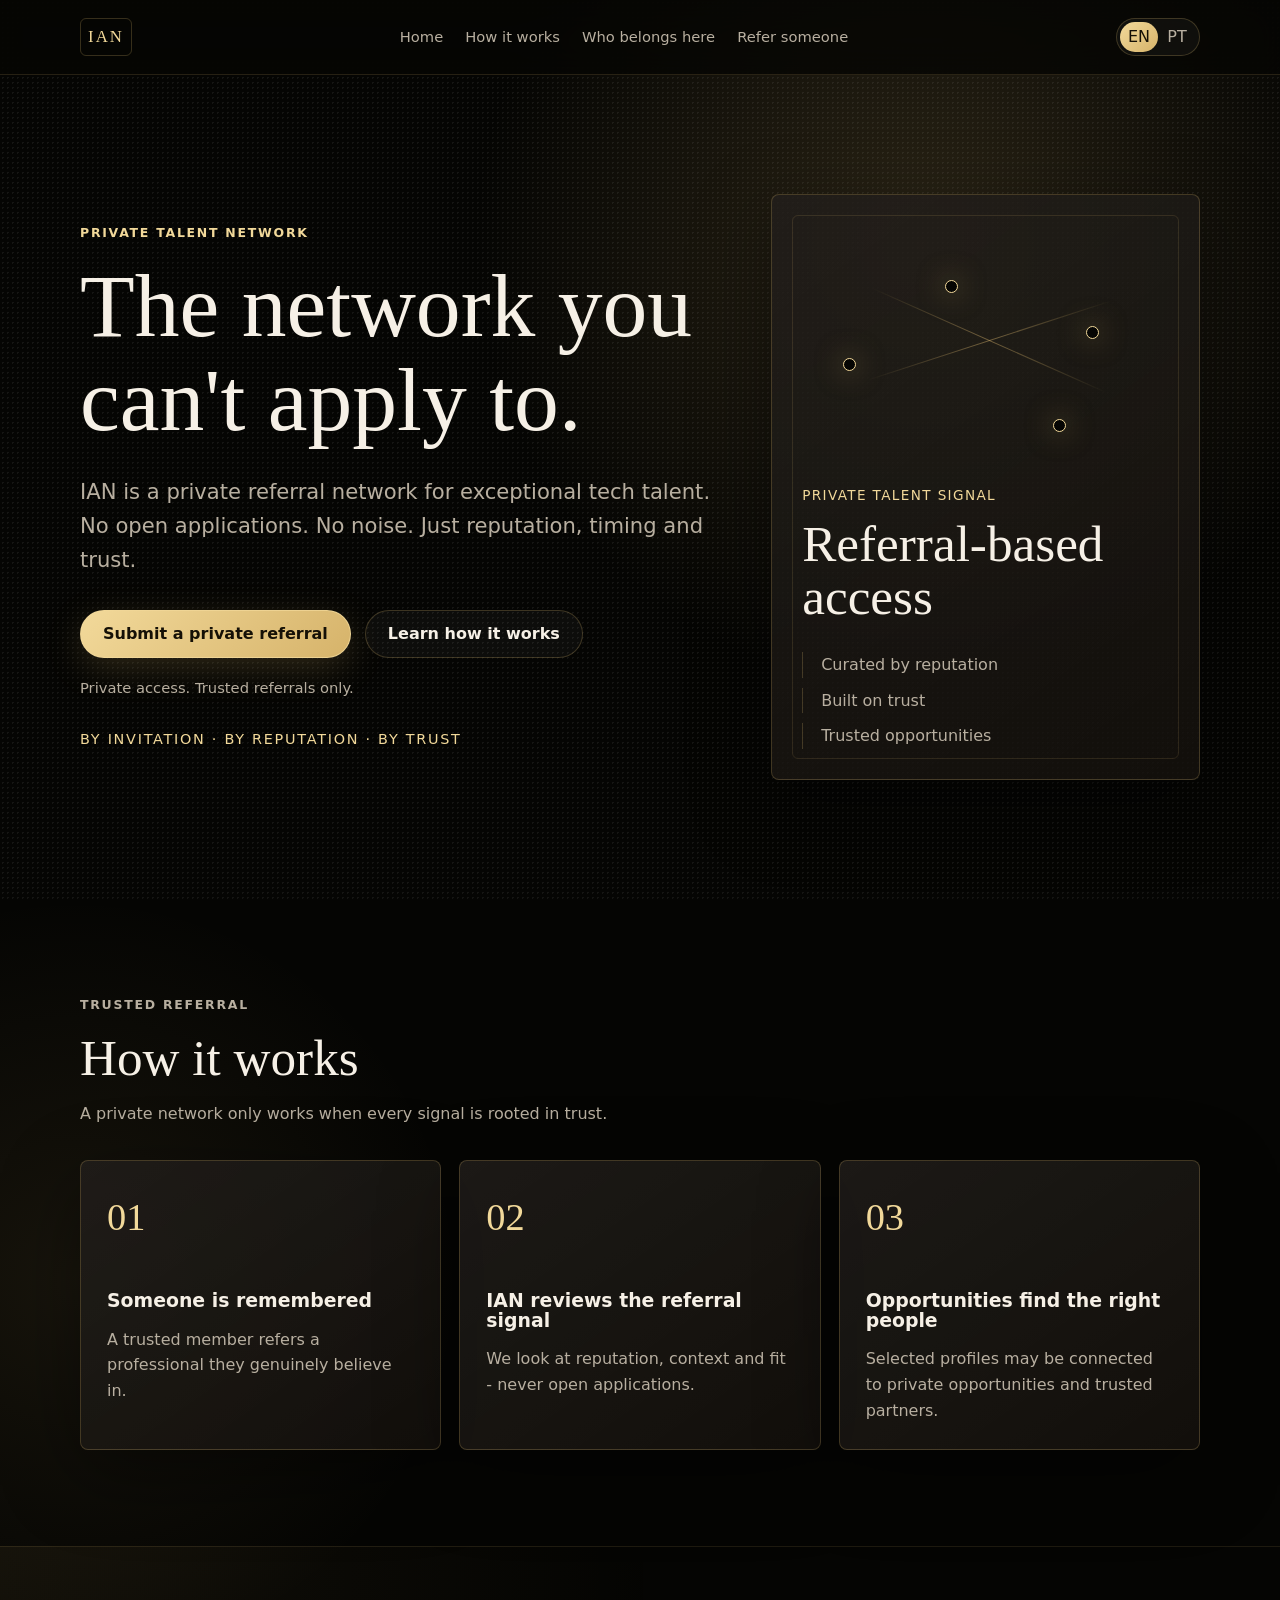
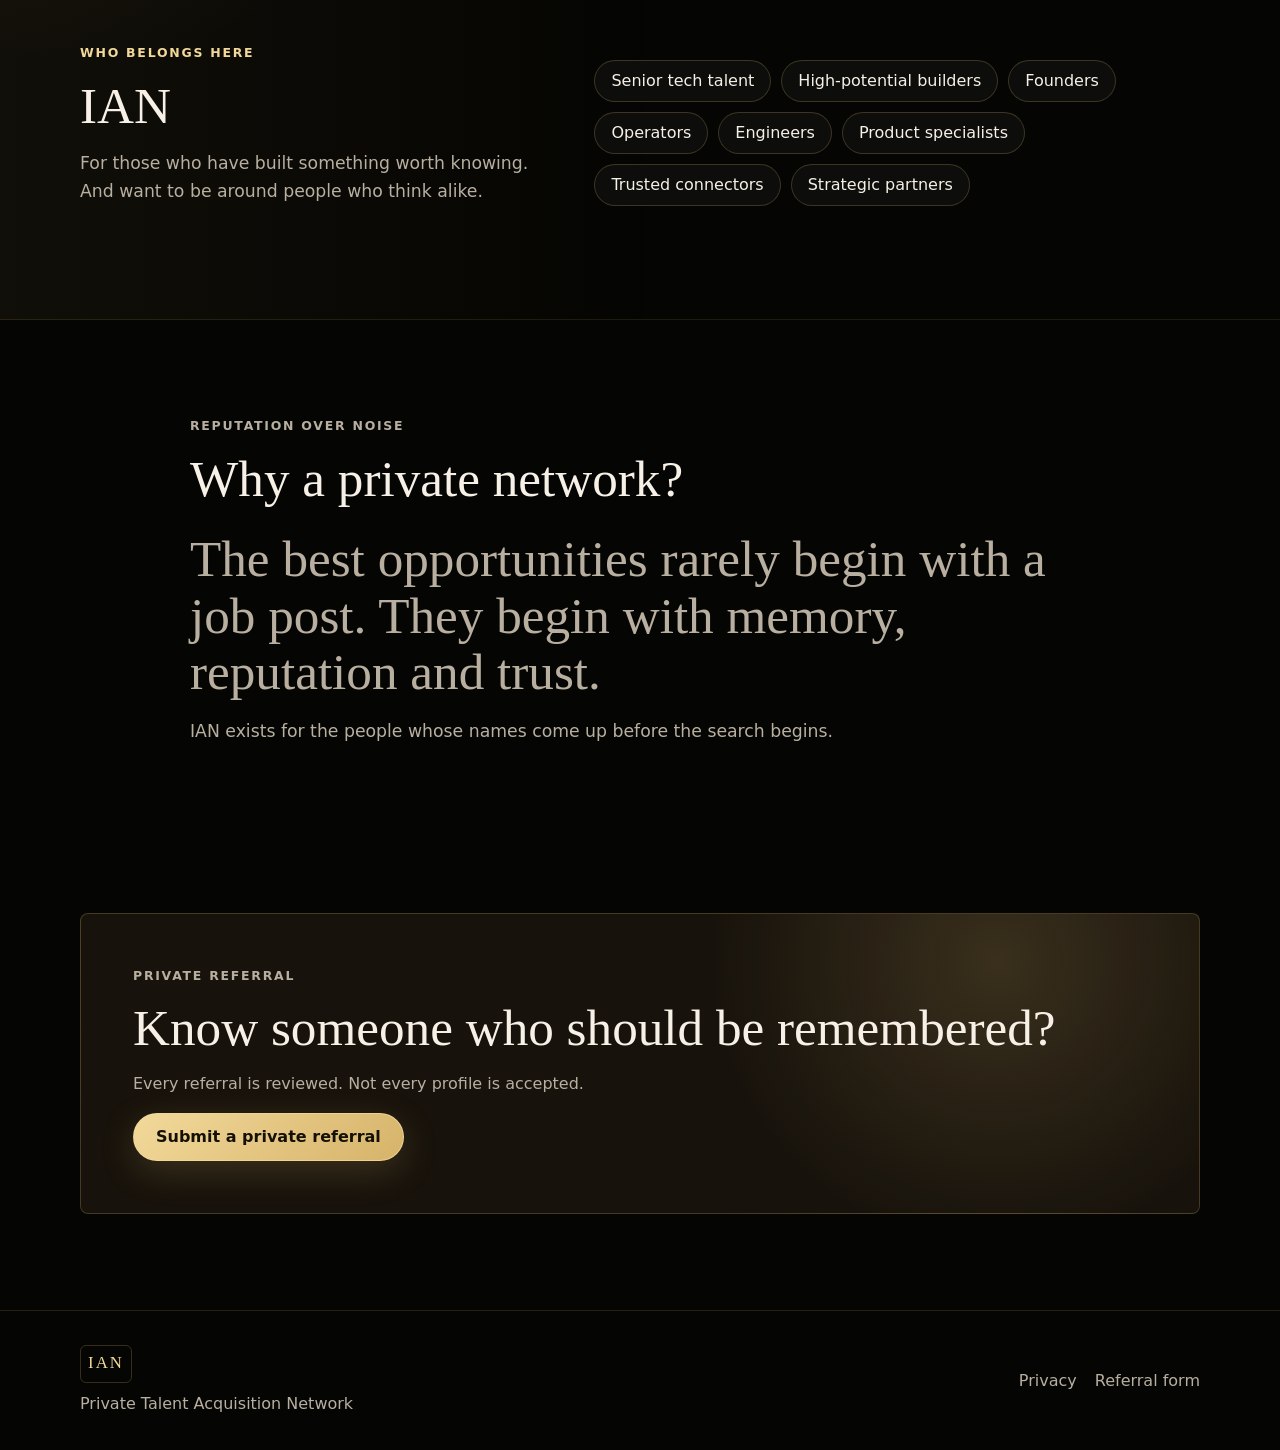
<file: index.html>
<!DOCTYPE html>
<html lang="en">
  <head>
    <meta charset="UTF-8" />
    <meta name="viewport" content="width=device-width, initial-scale=1.0" />
    <meta
      name="description"
      content="IAN is a private referral network for exceptional tech talent."
    />
    <title>IAN | Private Talent Network</title>
    <link rel="stylesheet" href="styles.css" />
  </head>
  <body>
    <!-- Update navigation labels, event text and CTA destinations here for future versions. -->
    <header class="site-header">
      <a class="brand" href="index.html" aria-label="IAN home">
        <span class="brand-mark">IAN</span>
      </a>

      <nav class="main-nav" aria-label="Primary navigation">
        <a href="index.html" data-i18n="navHome">Home</a>
        <a href="#how-it-works" data-i18n="navHow">How it works</a>
        <a href="#who-belongs" data-i18n="navWho">Who belongs here</a>
        <a href="join-professional.html" data-i18n="navRefer">Refer someone</a>
      </nav>

      <div class="language-switch" aria-label="Language selector">
        <button class="language-option is-active" type="button" data-language="en">EN</button>
        <button class="language-option" type="button" data-language="pt">PT</button>
      </div>
    </header>

    <main>
      <section class="hero section-band">
        <div class="container hero-grid">
          <div class="hero-copy">
            <p class="eyebrow" data-i18n="heroEyebrow">Private Talent Network</p>
            <h1 data-i18n="heroTitle">The network you can't apply to.</h1>
            <p class="hero-subtitle" data-i18n="heroSubtitle">
              IAN is a private referral network for exceptional tech talent. No open
              applications. No noise. Just reputation, timing and trust.
            </p>
            <div class="hero-actions" aria-label="Primary actions">
              <a class="button button-primary" href="join-professional.html" data-i18n="heroPrimary">
                Submit a private referral
              </a>
              <a class="button button-secondary" href="#how-it-works" data-i18n="heroSecondary">
                Learn how it works
              </a>
            </div>
            <p class="microcopy" data-i18n="heroMicrocopy">
              Private access. Trusted referrals only.
            </p>
            <p class="trust-line" data-i18n="heroTrust">
              By invitation &middot; By reputation &middot; By trust
            </p>
          </div>

          <aside
            class="signal-panel"
            aria-label="Private talent signal"
            data-i18n-aria-label="signalAria"
          >
            <div class="signal-map" aria-hidden="true">
              <span class="signal-dot dot-one"></span>
              <span class="signal-dot dot-two"></span>
              <span class="signal-dot dot-three"></span>
              <span class="signal-dot dot-four"></span>
            </div>
            <p class="panel-kicker" data-i18n="signalKicker">Private Talent Signal</p>
            <h2 data-i18n="signalTitle">Referral-based access</h2>
            <ul class="signal-list">
              <li data-i18n="signalItemOne">Curated by reputation</li>
              <li data-i18n="signalItemTwo">Built on trust</li>
              <li data-i18n="signalItemThree">Trusted opportunities</li>
            </ul>
          </aside>
        </div>
      </section>

      <section class="section-band" id="how-it-works">
        <div class="container">
          <div class="section-heading">
            <p class="eyebrow" data-i18n="howEyebrow">Trusted referral</p>
            <h2 data-i18n="howTitle">How it works</h2>
            <p data-i18n="howSubtitle">
              A private network only works when every signal is rooted in trust.
            </p>
          </div>

          <div class="process-grid">
            <article class="process-card">
              <span class="step-number">01</span>
              <h3 data-i18n="stepOneTitle">Someone is remembered</h3>
              <p data-i18n="stepOneText">
                A trusted member refers a professional they genuinely believe in.
              </p>
            </article>

            <article class="process-card">
              <span class="step-number">02</span>
              <h3 data-i18n="stepTwoTitle">IAN reviews the referral signal</h3>
              <p data-i18n="stepTwoText">
                We look at reputation, context and fit - never open applications.
              </p>
            </article>

            <article class="process-card">
              <span class="step-number">03</span>
              <h3 data-i18n="stepThreeTitle">Opportunities find the right people</h3>
              <p data-i18n="stepThreeText">
                Selected profiles may be connected to private opportunities and trusted partners.
              </p>
            </article>
          </div>
        </div>
      </section>

      <section class="section-band section-split" id="who-belongs">
        <div class="container split-grid">
          <div>
            <p class="eyebrow" data-i18n="whoEyebrow">Who belongs here</p>
            <h2 data-i18n="whoTitle">IAN</h2>
            <p class="section-copy" data-i18n="whoText">
              For those who have built something worth knowing. And want to be around people
              who think alike.
            </p>
          </div>

          <div class="tag-cloud" aria-label="Profile categories">
            <span data-i18n="tagSenior">Senior tech talent</span>
            <span data-i18n="tagBuilders">High-potential builders</span>
            <span data-i18n="tagFounders">Founders</span>
            <span data-i18n="tagOperators">Operators</span>
            <span data-i18n="tagEngineers">Engineers</span>
            <span data-i18n="tagProduct">Product specialists</span>
            <span data-i18n="tagConnectors">Trusted connectors</span>
            <span data-i18n="tagPartners">Strategic partners</span>
          </div>
        </div>
      </section>

      <section class="section-band">
        <div class="container why-private">
          <p class="eyebrow" data-i18n="whyEyebrow">Reputation over noise</p>
          <h2 data-i18n="whyTitle">Why a private network?</h2>
          <p class="large-statement" data-i18n="whyMain">
            The best opportunities rarely begin with a job post. They begin with memory,
            reputation and trust.
          </p>
          <p class="section-copy" data-i18n="whySupport">
            IAN exists for the people whose names come up before the search begins.
          </p>
        </div>
      </section>

      <section class="section-band final-cta">
        <div class="container final-cta-inner">
          <p class="eyebrow" data-i18n="ctaEyebrow">Private referral</p>
          <h2 data-i18n="ctaTitle">Know someone who should be remembered?</h2>
          <p data-i18n="ctaText">Every referral is reviewed. Not every profile is accepted.</p>
          <a class="button button-primary" href="join-professional.html" data-i18n="ctaButton">
            Submit a private referral
          </a>
        </div>
      </section>
    </main>

    <footer class="site-footer">
      <div class="container footer-grid">
        <div>
          <span class="footer-brand">IAN</span>
          <p data-i18n="footerNetwork">Private Talent Acquisition Network</p>
        </div>
        <nav aria-label="Footer navigation">
          <a href="privacy.html" data-i18n="footerPrivacy">Privacy</a>
          <a href="join-professional.html" data-i18n="footerReferral">Referral form</a>
        </nav>
      </div>
    </footer>

    <script src="script.js"></script>
  </body>
</html>
</file>
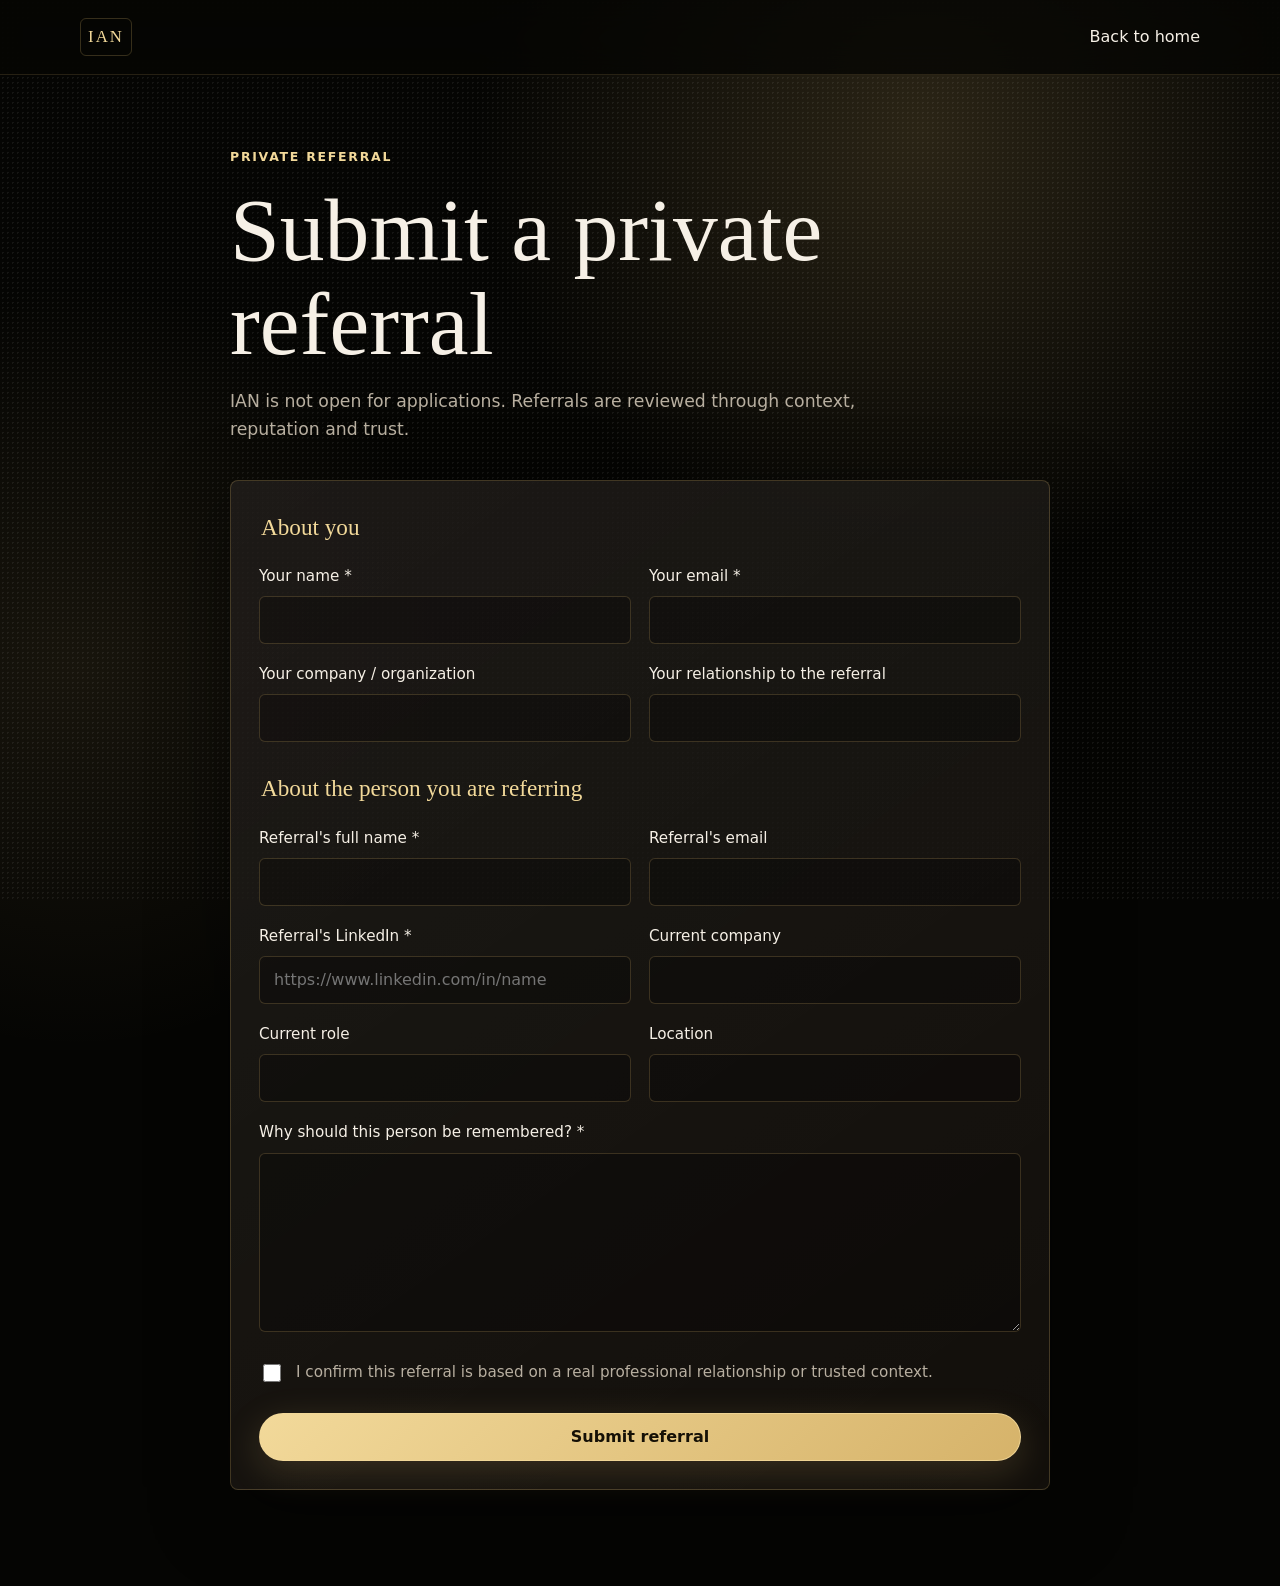
<file: join-professional.html>
<!DOCTYPE html>
<html lang="en">
  <head>
    <meta charset="UTF-8" />
    <meta name="viewport" content="width=device-width, initial-scale=1.0" />
    <meta
      name="description"
      content="Submit a private referral to IAN."
    />
    <title>Submit a Private Referral | IAN</title>
    <link rel="stylesheet" href="styles.css" />
  </head>
  <body>
    <!-- Update form copy, links and field labels here when the referral flow changes. -->
    <header class="site-header simple-header">
      <a class="brand" href="index.html" aria-label="IAN home">
        <span class="brand-mark">IAN</span>
      </a>
      <a class="text-link" href="index.html">Back to home</a>
    </header>

    <main class="form-page">
      <section class="section-band">
        <div class="container narrow-container">
          <p class="eyebrow">Private referral</p>
          <h1>Submit a private referral</h1>
          <p class="section-copy">
            IAN is not open for applications. Referrals are reviewed through context,
            reputation and trust.
          </p>

          <form class="referral-form" id="referral-form" novalidate>
            <div class="form-status" id="form-status" aria-live="polite"></div>

            <fieldset>
              <legend>About you</legend>
              <div class="form-grid">
                <div class="form-field">
                  <label for="your-name">Your name <span aria-hidden="true">*</span></label>
                  <input id="your-name" name="yourName" type="text" autocomplete="name" data-required />
                </div>

                <div class="form-field">
                  <label for="your-email">Your email <span aria-hidden="true">*</span></label>
                  <input id="your-email" name="yourEmail" type="email" autocomplete="email" data-required />
                </div>

                <div class="form-field">
                  <label for="your-company">Your company / organization</label>
                  <input id="your-company" name="yourCompany" type="text" autocomplete="organization" />
                </div>

                <div class="form-field">
                  <label for="relationship">Your relationship to the referral</label>
                  <input id="relationship" name="relationship" type="text" />
                </div>
              </div>
            </fieldset>

            <fieldset>
              <legend>About the person you are referring</legend>
              <div class="form-grid">
                <div class="form-field">
                  <label for="referral-name">Referral's full name <span aria-hidden="true">*</span></label>
                  <input id="referral-name" name="referralName" type="text" data-required />
                </div>

                <div class="form-field">
                  <label for="referral-email">Referral's email</label>
                  <input id="referral-email" name="referralEmail" type="email" />
                </div>

                <div class="form-field">
                  <label for="referral-linkedin">Referral's LinkedIn <span aria-hidden="true">*</span></label>
                  <input
                    id="referral-linkedin"
                    name="referralLinkedin"
                    type="url"
                    inputmode="url"
                    placeholder="https://www.linkedin.com/in/name"
                    data-required
                  />
                </div>

                <div class="form-field">
                  <label for="current-company">Current company</label>
                  <input id="current-company" name="currentCompany" type="text" />
                </div>

                <div class="form-field">
                  <label for="current-role">Current role</label>
                  <input id="current-role" name="currentRole" type="text" />
                </div>

                <div class="form-field">
                  <label for="location">Location</label>
                  <input id="location" name="location" type="text" autocomplete="address-level2" />
                </div>

                <div class="form-field full-span">
                  <label for="referral-reason">
                    Why should this person be remembered? <span aria-hidden="true">*</span>
                  </label>
                  <textarea id="referral-reason" name="referralReason" rows="6" data-required></textarea>
                </div>
              </div>
            </fieldset>

            <label class="checkbox-field" for="trust-confirmation">
              <input id="trust-confirmation" name="trustConfirmation" type="checkbox" data-required />
              <span>
                I confirm this referral is based on a real professional relationship or trusted
                context.
              </span>
            </label>

            <button class="button button-primary" type="submit">Submit referral</button>
          </form>
        </div>
      </section>
    </main>

    <script src="script.js"></script>
  </body>
</html>
</file>
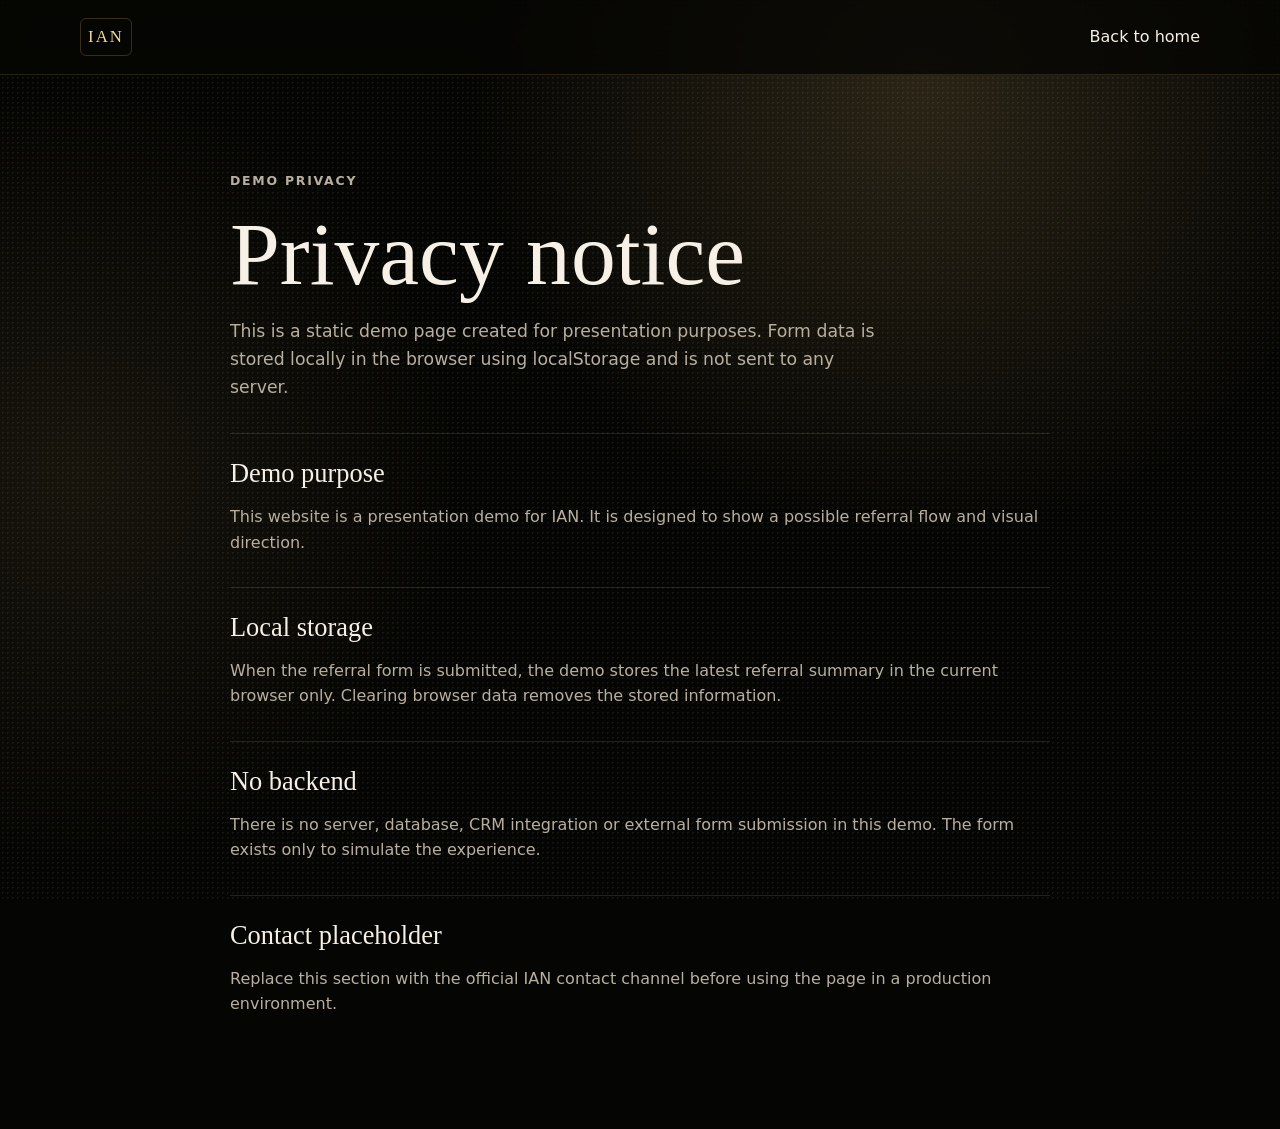
<file: privacy.html>
<!DOCTYPE html>
<html lang="en">
  <head>
    <meta charset="UTF-8" />
    <meta name="viewport" content="width=device-width, initial-scale=1.0" />
    <meta name="description" content="Privacy notice for the IAN static demo." />
    <title>Privacy Notice | IAN</title>
    <link rel="stylesheet" href="styles.css" />
  </head>
  <body>
    <header class="site-header simple-header">
      <a class="brand" href="index.html" aria-label="IAN home">
        <span class="brand-mark">IAN</span>
      </a>
      <a class="text-link" href="index.html">Back to home</a>
    </header>

    <main>
      <section class="section-band">
        <div class="container narrow-container privacy-content">
          <p class="eyebrow">Demo privacy</p>
          <h1>Privacy notice</h1>
          <p class="section-copy">
            This is a static demo page created for presentation purposes. Form data is stored
            locally in the browser using localStorage and is not sent to any server.
          </p>

          <article>
            <h2>Demo purpose</h2>
            <p>
              This website is a presentation demo for IAN. It is designed to show a possible
              referral flow and visual direction.
            </p>
          </article>

          <article>
            <h2>Local storage</h2>
            <p>
              When the referral form is submitted, the demo stores the latest referral summary in
              the current browser only. Clearing browser data removes the stored information.
            </p>
          </article>

          <article>
            <h2>No backend</h2>
            <p>
              There is no server, database, CRM integration or external form submission in this
              demo. The form exists only to simulate the experience.
            </p>
          </article>

          <article>
            <h2>Contact placeholder</h2>
            <p>
              Replace this section with the official IAN contact channel before using the page in
              a production environment.
            </p>
          </article>
        </div>
      </section>
    </main>

    <script src="script.js"></script>
  </body>
</html>
</file>
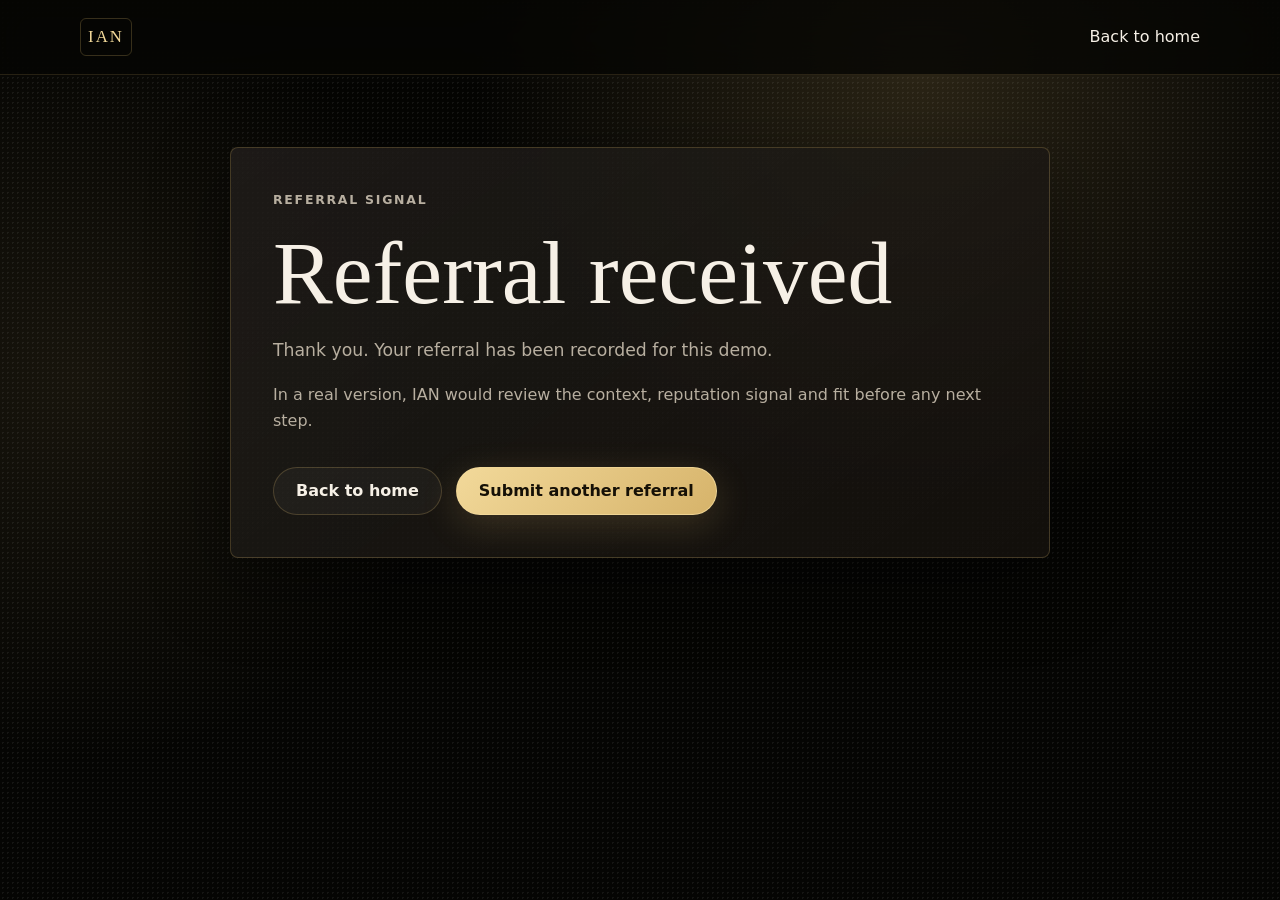
<file: thank-you.html>
<!DOCTYPE html>
<html lang="en">
  <head>
    <meta charset="UTF-8" />
    <meta name="viewport" content="width=device-width, initial-scale=1.0" />
    <meta name="description" content="Referral received by IAN demo." />
    <title>Referral Received | IAN</title>
    <link rel="stylesheet" href="styles.css" />
  </head>
  <body>
    <header class="site-header simple-header">
      <a class="brand" href="index.html" aria-label="IAN home">
        <span class="brand-mark">IAN</span>
      </a>
      <a class="text-link" href="index.html">Back to home</a>
    </header>

    <main class="confirmation-page">
      <section class="section-band">
        <div class="container narrow-container">
          <div class="confirmation-panel">
            <p class="eyebrow">Referral signal</p>
            <h1>Referral received</h1>
            <p class="section-copy">
              Thank you. Your referral has been recorded for this demo.
            </p>
            <p>
              In a real version, IAN would review the context, reputation signal and fit before
              any next step.
            </p>

            <section class="referral-summary" id="referral-summary" hidden>
              <h2>Referral summary</h2>
              <dl>
                <div>
                  <dt>Name</dt>
                  <dd id="summary-name"></dd>
                </div>
                <div>
                  <dt>LinkedIn</dt>
                  <dd id="summary-linkedin"></dd>
                </div>
                <div>
                  <dt>Company</dt>
                  <dd id="summary-company"></dd>
                </div>
                <div>
                  <dt>Role</dt>
                  <dd id="summary-role"></dd>
                </div>
              </dl>
            </section>

            <div class="hero-actions">
              <a class="button button-secondary" href="index.html">Back to home</a>
              <a class="button button-primary" href="join-professional.html">Submit another referral</a>
            </div>
          </div>
        </div>
      </section>
    </main>

    <script src="script.js"></script>
  </body>
</html>
</file>
<file: styles.css>
/* Edit brand colors and spacing in :root to adjust the whole demo quickly. */
:root {
  --color-bg: #050503;
  --color-bg-soft: #0d0b08;
  --color-panel: rgba(17, 14, 9, 0.78);
  --color-panel-strong: rgba(25, 20, 12, 0.92);
  --color-gold: #d6b36a;
  --color-gold-soft: #f2d99a;
  --color-gold-muted: rgba(214, 179, 106, 0.2);
  --color-text: #f6f0e6;
  --color-muted: #b8afa0;
  --color-line: rgba(214, 179, 106, 0.24);
  --color-error: #ffcfb8;
  --font-sans: Inter, ui-sans-serif, system-ui, -apple-system, BlinkMacSystemFont, "Segoe UI", sans-serif;
  --font-display: Georgia, "Times New Roman", serif;
  --container: 1120px;
  --radius: 8px;
  --shadow: 0 24px 80px rgba(0, 0, 0, 0.42);
}

* {
  box-sizing: border-box;
}

html {
  scroll-behavior: smooth;
}

body {
  min-height: 100vh;
  margin: 0;
  color: var(--color-text);
  background:
    radial-gradient(circle at 72% 8%, rgba(214, 179, 106, 0.18), transparent 28rem),
    radial-gradient(circle at 6% 42%, rgba(214, 179, 106, 0.09), transparent 24rem),
    var(--color-bg);
  font-family: var(--font-sans);
  line-height: 1.6;
}

body::before {
  position: fixed;
  inset: 0;
  z-index: -1;
  pointer-events: none;
  content: "";
  opacity: 0.24;
  background-image:
    linear-gradient(rgba(255, 255, 255, 0.025) 1px, transparent 1px),
    linear-gradient(90deg, rgba(255, 255, 255, 0.018) 1px, transparent 1px);
  background-size: 38px 38px;
  mask-image: radial-gradient(circle at center, #000 0%, transparent 78%);
}

body::after {
  position: fixed;
  inset: 0;
  z-index: -1;
  pointer-events: none;
  content: "";
  opacity: 0.16;
  background-image:
    radial-gradient(circle, rgba(255, 255, 255, 0.42) 0 1px, transparent 1px);
  background-size: 5px 5px;
}

a {
  color: inherit;
  text-decoration: none;
}

button,
input,
textarea {
  font: inherit;
}

:focus-visible {
  outline: 2px solid var(--color-gold-soft);
  outline-offset: 4px;
}

.container {
  width: min(100% - 32px, var(--container));
  margin: 0 auto;
}

.narrow-container {
  max-width: 820px;
}

.site-header {
  position: sticky;
  top: 0;
  z-index: 20;
  display: flex;
  align-items: center;
  justify-content: space-between;
  gap: 24px;
  padding: 18px max(20px, calc((100vw - var(--container)) / 2));
  border-bottom: 1px solid rgba(214, 179, 106, 0.16);
  background: rgba(5, 5, 3, 0.8);
  backdrop-filter: blur(18px);
}

.simple-header {
  position: relative;
}

.brand {
  display: inline-flex;
  align-items: center;
  gap: 14px;
  min-width: max-content;
}

.brand-mark,
.footer-brand {
  display: inline-grid;
  min-width: 52px;
  min-height: 38px;
  place-items: center;
  border: 1px solid var(--color-line);
  border-radius: 6px;
  color: var(--color-gold-soft);
  font-family: var(--font-display);
  font-size: 1.05rem;
  letter-spacing: 0.12em;
}

.brand-meta {
  color: var(--color-muted);
  font-size: 0.78rem;
  letter-spacing: 0.08em;
  text-transform: uppercase;
}

.main-nav {
  display: flex;
  flex-wrap: wrap;
  align-items: center;
  justify-content: center;
  gap: 8px 22px;
  color: var(--color-muted);
  font-size: 0.92rem;
}

.main-nav a,
.text-link,
.site-footer a {
  transition: color 180ms ease, opacity 180ms ease;
}

.main-nav a:hover,
.text-link:hover,
.site-footer a:hover {
  color: var(--color-gold-soft);
}

.language-switch {
  display: inline-flex;
  padding: 3px;
  border: 1px solid var(--color-line);
  border-radius: 999px;
  background: rgba(255, 255, 255, 0.04);
}

.language-option {
  min-width: 38px;
  min-height: 30px;
  border: 0;
  border-radius: 999px;
  color: var(--color-muted);
  background: transparent;
  cursor: pointer;
}

.language-option.is-active {
  color: #151006;
  background: linear-gradient(135deg, var(--color-gold-soft), var(--color-gold));
}

.section-band {
  padding: 96px 0;
}

.hero {
  min-height: calc(100vh - 76px);
  display: grid;
  align-items: center;
}

.hero-grid {
  display: grid;
  grid-template-columns: minmax(0, 1.08fr) minmax(320px, 0.72fr);
  gap: 48px;
  align-items: center;
}

.eyebrow {
  margin: 0 0 16px;
  color: var(--color-gold-soft);
  font-size: 0.78rem;
  font-weight: 700;
  letter-spacing: 0.14em;
  text-transform: uppercase;
}

h1,
h2,
h3,
p {
  overflow-wrap: anywhere;
}

h1,
h2,
h3 {
  margin: 0;
  color: var(--color-text);
  line-height: 1.05;
}

h1,
h2 {
  font-family: var(--font-display);
  font-weight: 500;
}

h1 {
  max-width: 760px;
  font-size: clamp(3.15rem, 7vw, 6.7rem);
}

h2 {
  font-size: clamp(2rem, 4vw, 3.8rem);
}

h3 {
  font-size: 1.18rem;
}

.hero-subtitle {
  max-width: 680px;
  margin: 28px 0 0;
  color: var(--color-muted);
  font-size: clamp(1.05rem, 2vw, 1.32rem);
}

.hero-actions {
  display: flex;
  flex-wrap: wrap;
  gap: 14px;
  margin-top: 34px;
}

.button {
  display: inline-flex;
  min-height: 48px;
  align-items: center;
  justify-content: center;
  padding: 0 22px;
  border: 1px solid var(--color-line);
  border-radius: 999px;
  font-weight: 700;
  line-height: 1;
  cursor: pointer;
  transition: transform 180ms ease, border-color 180ms ease, background 180ms ease, color 180ms ease;
}

.button:hover {
  transform: translateY(-2px);
}

.button-primary {
  border-color: rgba(242, 217, 154, 0.78);
  color: #151006;
  background: linear-gradient(135deg, var(--color-gold-soft), var(--color-gold));
  box-shadow: 0 10px 36px rgba(214, 179, 106, 0.2);
}

.button-secondary {
  color: var(--color-text);
  background: rgba(255, 255, 255, 0.035);
}

.button-secondary:hover {
  border-color: rgba(242, 217, 154, 0.54);
  background: rgba(214, 179, 106, 0.08);
}

.microcopy {
  margin: 18px 0 0;
  color: var(--color-muted);
  font-size: 0.92rem;
}

.trust-line {
  margin: 28px 0 0;
  color: var(--color-gold-soft);
  font-size: 0.9rem;
  letter-spacing: 0.12em;
  text-transform: uppercase;
}

.signal-panel,
.process-card,
.confirmation-panel,
.referral-form {
  border: 1px solid var(--color-line);
  border-radius: var(--radius);
  background:
    linear-gradient(145deg, rgba(255, 255, 255, 0.06), rgba(255, 255, 255, 0.015)),
    var(--color-panel);
  box-shadow: var(--shadow);
}

.signal-panel {
  position: relative;
  min-height: 460px;
  padding: 30px;
  overflow: hidden;
}

.signal-panel::before {
  position: absolute;
  inset: 20px;
  border: 1px solid rgba(214, 179, 106, 0.14);
  border-radius: 6px;
  content: "";
}

.signal-map {
  position: relative;
  height: 230px;
  margin-bottom: 30px;
}

.signal-map::before,
.signal-map::after {
  position: absolute;
  left: 16%;
  right: 14%;
  top: 50%;
  height: 1px;
  content: "";
  background: linear-gradient(90deg, transparent, rgba(214, 179, 106, 0.46), transparent);
  transform: rotate(-18deg);
}

.signal-map::after {
  transform: rotate(24deg);
}

.signal-dot {
  position: absolute;
  width: 13px;
  height: 13px;
  border: 1px solid var(--color-gold-soft);
  border-radius: 50%;
  background: var(--color-bg);
  box-shadow: 0 0 28px rgba(214, 179, 106, 0.5);
}

.dot-one {
  left: 11%;
  top: 58%;
}

.dot-two {
  left: 39%;
  top: 24%;
}

.dot-three {
  right: 19%;
  top: 44%;
}

.dot-four {
  right: 28%;
  bottom: 10%;
}

.panel-kicker {
  position: relative;
  margin: 0 0 10px;
  color: var(--color-gold-soft);
  font-size: 0.85rem;
  letter-spacing: 0.1em;
  text-transform: uppercase;
}

.signal-panel h2 {
  position: relative;
  max-width: 320px;
  font-size: clamp(2rem, 4vw, 3.2rem);
}

.signal-list {
  position: relative;
  display: grid;
  gap: 10px;
  margin: 28px 0 0;
  padding: 0;
  color: var(--color-muted);
  list-style: none;
}

.signal-list li {
  padding-left: 18px;
  border-left: 1px solid var(--color-line);
}

.section-heading {
  max-width: 680px;
  margin-bottom: 34px;
}

.section-heading p,
.section-copy,
.why-private p,
.final-cta p,
.privacy-content p,
.confirmation-panel p {
  color: var(--color-muted);
}

.process-grid {
  display: grid;
  grid-template-columns: repeat(3, minmax(0, 1fr));
  gap: 18px;
}

.process-card {
  padding: 26px;
}

.step-number {
  display: block;
  margin-bottom: 42px;
  color: var(--color-gold-soft);
  font-family: var(--font-display);
  font-size: 2.4rem;
}

.process-card p {
  margin-bottom: 0;
  color: var(--color-muted);
}

.section-split {
  border-block: 1px solid rgba(214, 179, 106, 0.12);
  background: linear-gradient(90deg, rgba(214, 179, 106, 0.06), transparent 52%);
}

.split-grid {
  display: grid;
  grid-template-columns: minmax(0, 0.78fr) minmax(0, 1fr);
  gap: 42px;
  align-items: center;
}

.section-copy {
  max-width: 660px;
  font-size: 1.08rem;
}

.tag-cloud {
  display: flex;
  flex-wrap: wrap;
  gap: 10px;
}

.tag-cloud span {
  display: inline-flex;
  min-height: 42px;
  align-items: center;
  padding: 0 16px;
  border: 1px solid var(--color-line);
  border-radius: 999px;
  color: var(--color-text);
  background: rgba(255, 255, 255, 0.035);
}

.why-private {
  max-width: 900px;
}

.large-statement {
  margin: 26px 0 12px;
  color: var(--color-text);
  font-family: var(--font-display);
  font-size: clamp(1.8rem, 4vw, 4rem);
  line-height: 1.1;
}

.final-cta {
  padding-top: 54px;
}

.final-cta-inner {
  padding: 52px;
  border: 1px solid var(--color-line);
  border-radius: var(--radius);
  background:
    radial-gradient(circle at 82% 16%, rgba(214, 179, 106, 0.18), transparent 18rem),
    var(--color-panel-strong);
}

.site-footer {
  padding: 34px 0;
  border-top: 1px solid rgba(214, 179, 106, 0.16);
  color: var(--color-muted);
}

.footer-grid {
  display: flex;
  align-items: center;
  justify-content: space-between;
  gap: 24px;
}

.footer-grid p {
  margin: 8px 0 0;
}

.site-footer nav {
  display: flex;
  gap: 18px;
}

.form-page .section-band,
.confirmation-page .section-band {
  padding-top: 72px;
}

.referral-form {
  display: grid;
  gap: 28px;
  margin-top: 36px;
  padding: 28px;
}

fieldset {
  margin: 0;
  padding: 0;
  border: 0;
}

legend {
  margin-bottom: 18px;
  color: var(--color-gold-soft);
  font-family: var(--font-display);
  font-size: 1.45rem;
}

.form-grid {
  display: grid;
  grid-template-columns: repeat(2, minmax(0, 1fr));
  gap: 18px;
}

.form-field {
  display: grid;
  gap: 8px;
}

.full-span {
  grid-column: 1 / -1;
}

label {
  color: var(--color-text);
  font-size: 0.95rem;
}

input,
textarea {
  width: 100%;
  border: 1px solid rgba(214, 179, 106, 0.22);
  border-radius: 6px;
  color: var(--color-text);
  background: rgba(0, 0, 0, 0.24);
  transition: border-color 180ms ease, box-shadow 180ms ease, background 180ms ease;
}

input {
  min-height: 48px;
  padding: 0 14px;
}

textarea {
  min-height: 150px;
  padding: 12px 14px;
  resize: vertical;
}

input:focus,
textarea:focus {
  border-color: rgba(242, 217, 154, 0.72);
  background: rgba(0, 0, 0, 0.32);
  box-shadow: 0 0 0 4px rgba(214, 179, 106, 0.1);
  outline: 0;
}

.field-error {
  border-color: var(--color-error);
}

.checkbox-field {
  display: grid;
  grid-template-columns: auto 1fr;
  gap: 12px;
  align-items: start;
  color: var(--color-muted);
}

.checkbox-field input {
  width: 18px;
  min-height: 18px;
  margin-top: 4px;
  accent-color: var(--color-gold);
}

.form-status {
  display: none;
  padding: 14px 16px;
  border: 1px solid var(--color-line);
  border-radius: 6px;
  color: var(--color-text);
  background: rgba(214, 179, 106, 0.08);
}

.form-status.is-visible {
  display: block;
}

.form-status.is-error {
  border-color: rgba(255, 207, 184, 0.5);
  color: var(--color-error);
  background: rgba(255, 207, 184, 0.08);
}

.confirmation-panel {
  padding: 42px;
}

.referral-summary {
  margin-top: 30px;
  padding-top: 24px;
  border-top: 1px solid var(--color-line);
}

.referral-summary h2 {
  font-size: 1.75rem;
}

.referral-summary dl {
  display: grid;
  gap: 12px;
  margin: 20px 0 0;
}

.referral-summary div {
  display: grid;
  grid-template-columns: 120px 1fr;
  gap: 14px;
}

.referral-summary dt {
  color: var(--color-gold-soft);
  font-weight: 700;
}

.referral-summary dd {
  margin: 0;
  color: var(--color-muted);
}

.privacy-content article {
  margin-top: 32px;
  padding-top: 26px;
  border-top: 1px solid rgba(214, 179, 106, 0.16);
}

.privacy-content h2 {
  font-size: 1.65rem;
}

/* Update these breakpoints if the content or navigation grows in future versions. */
@media (max-width: 900px) {
  .site-header {
    position: relative;
    align-items: flex-start;
    flex-direction: column;
  }

  .main-nav {
    justify-content: flex-start;
  }

  .hero {
    min-height: auto;
  }

  .hero-grid,
  .split-grid,
  .process-grid {
    grid-template-columns: 1fr;
  }

  .signal-panel {
    min-height: 390px;
  }

  .section-band {
    padding: 72px 0;
  }
}

@media (max-width: 640px) {
  .container {
    width: min(100% - 24px, var(--container));
  }

  .site-header {
    padding: 16px 12px;
  }

  .brand {
    align-items: flex-start;
    flex-direction: column;
    gap: 8px;
  }

  h1 {
    font-size: 3rem;
  }

  .hero-actions,
  .button {
    width: 100%;
  }

  .button {
    padding-inline: 16px;
  }

  .signal-panel,
  .final-cta-inner,
  .confirmation-panel,
  .referral-form {
    padding: 22px;
  }

  .form-grid,
  .referral-summary div {
    grid-template-columns: 1fr;
  }

  .referral-summary div {
    gap: 2px;
  }
}
</file>
